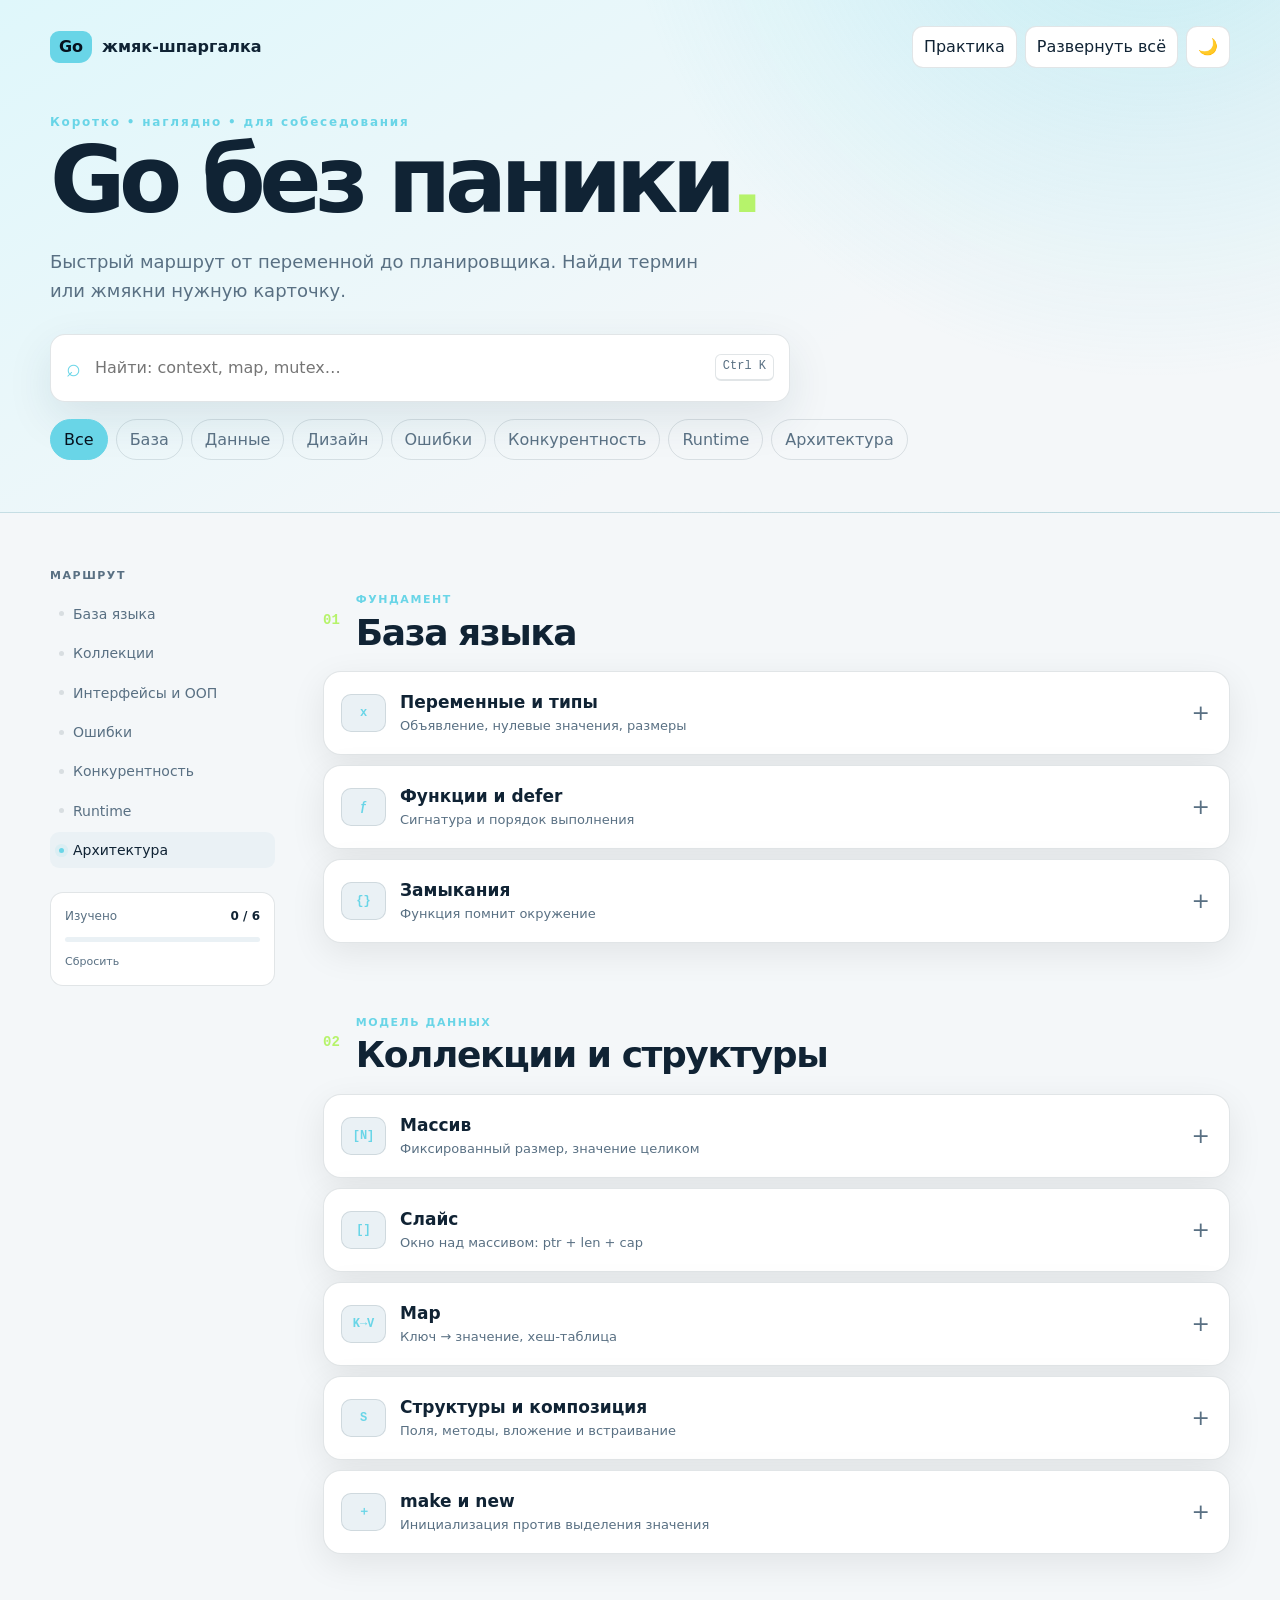
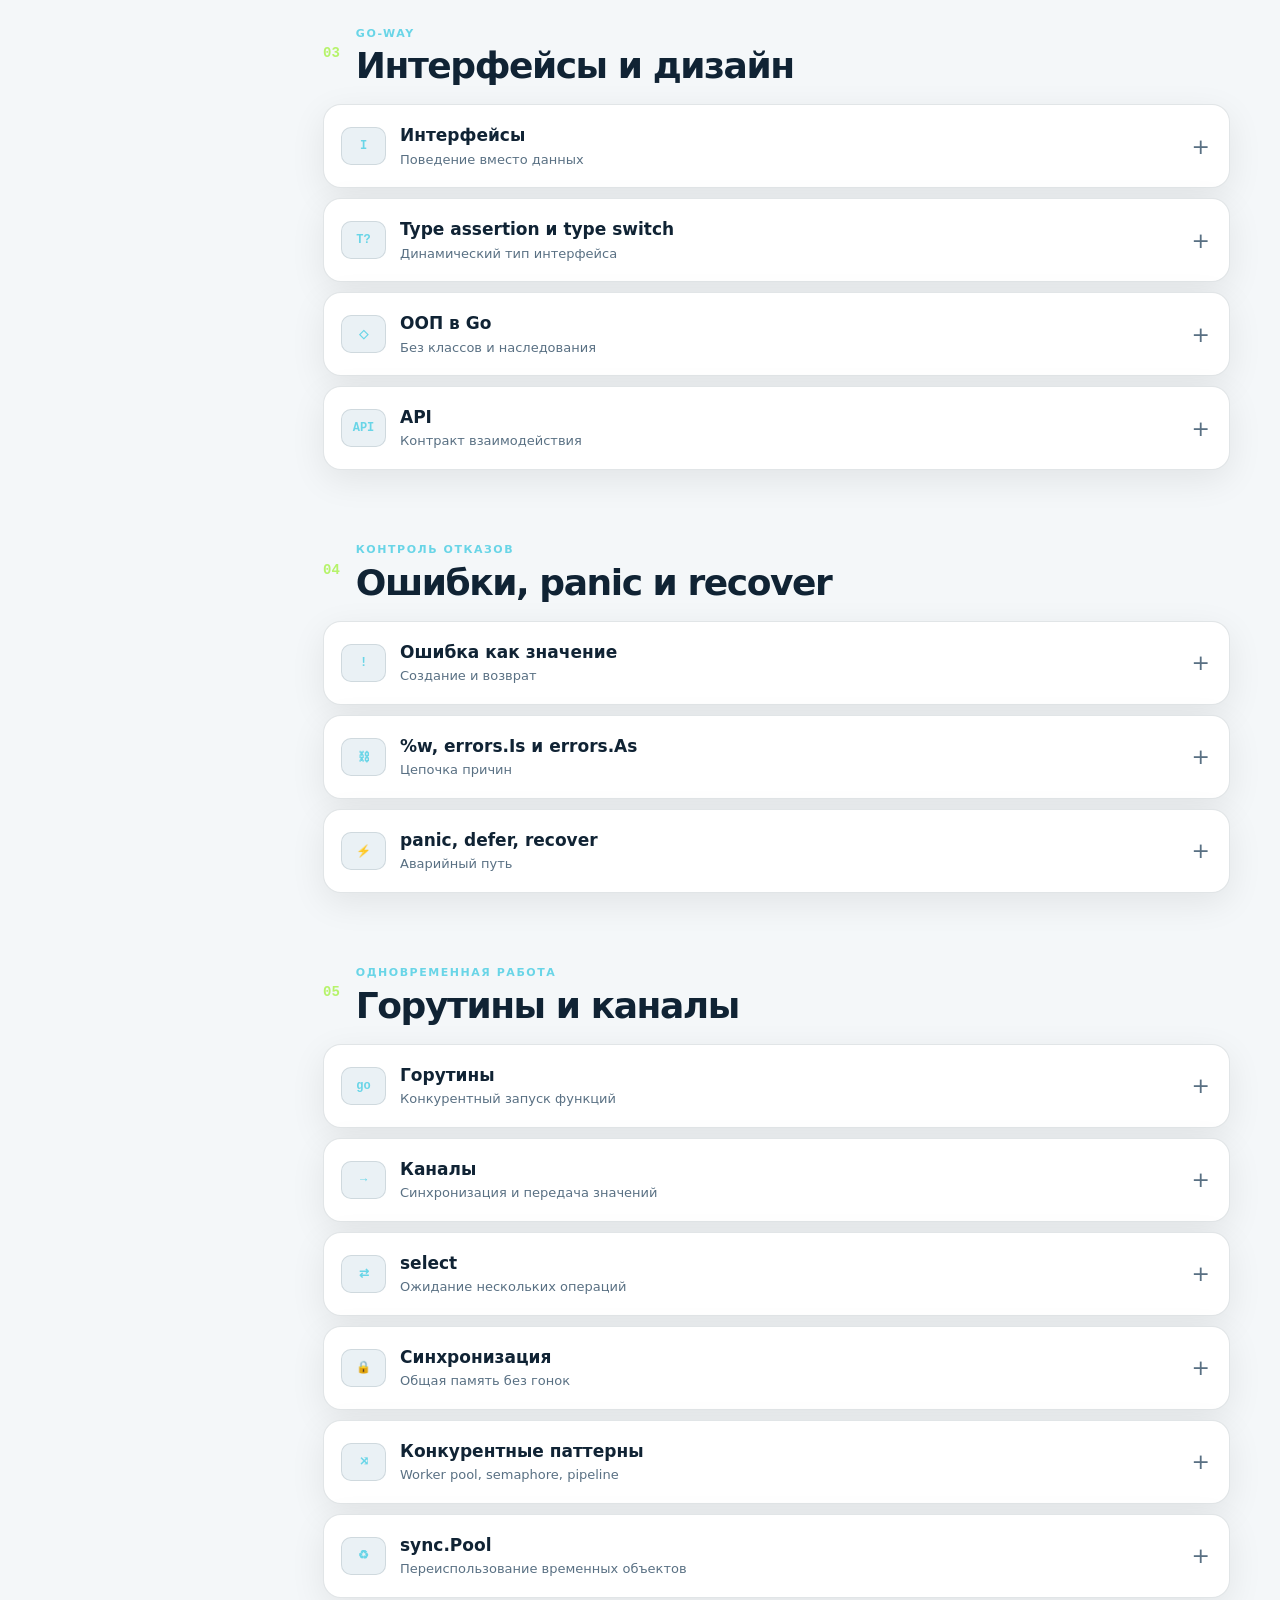
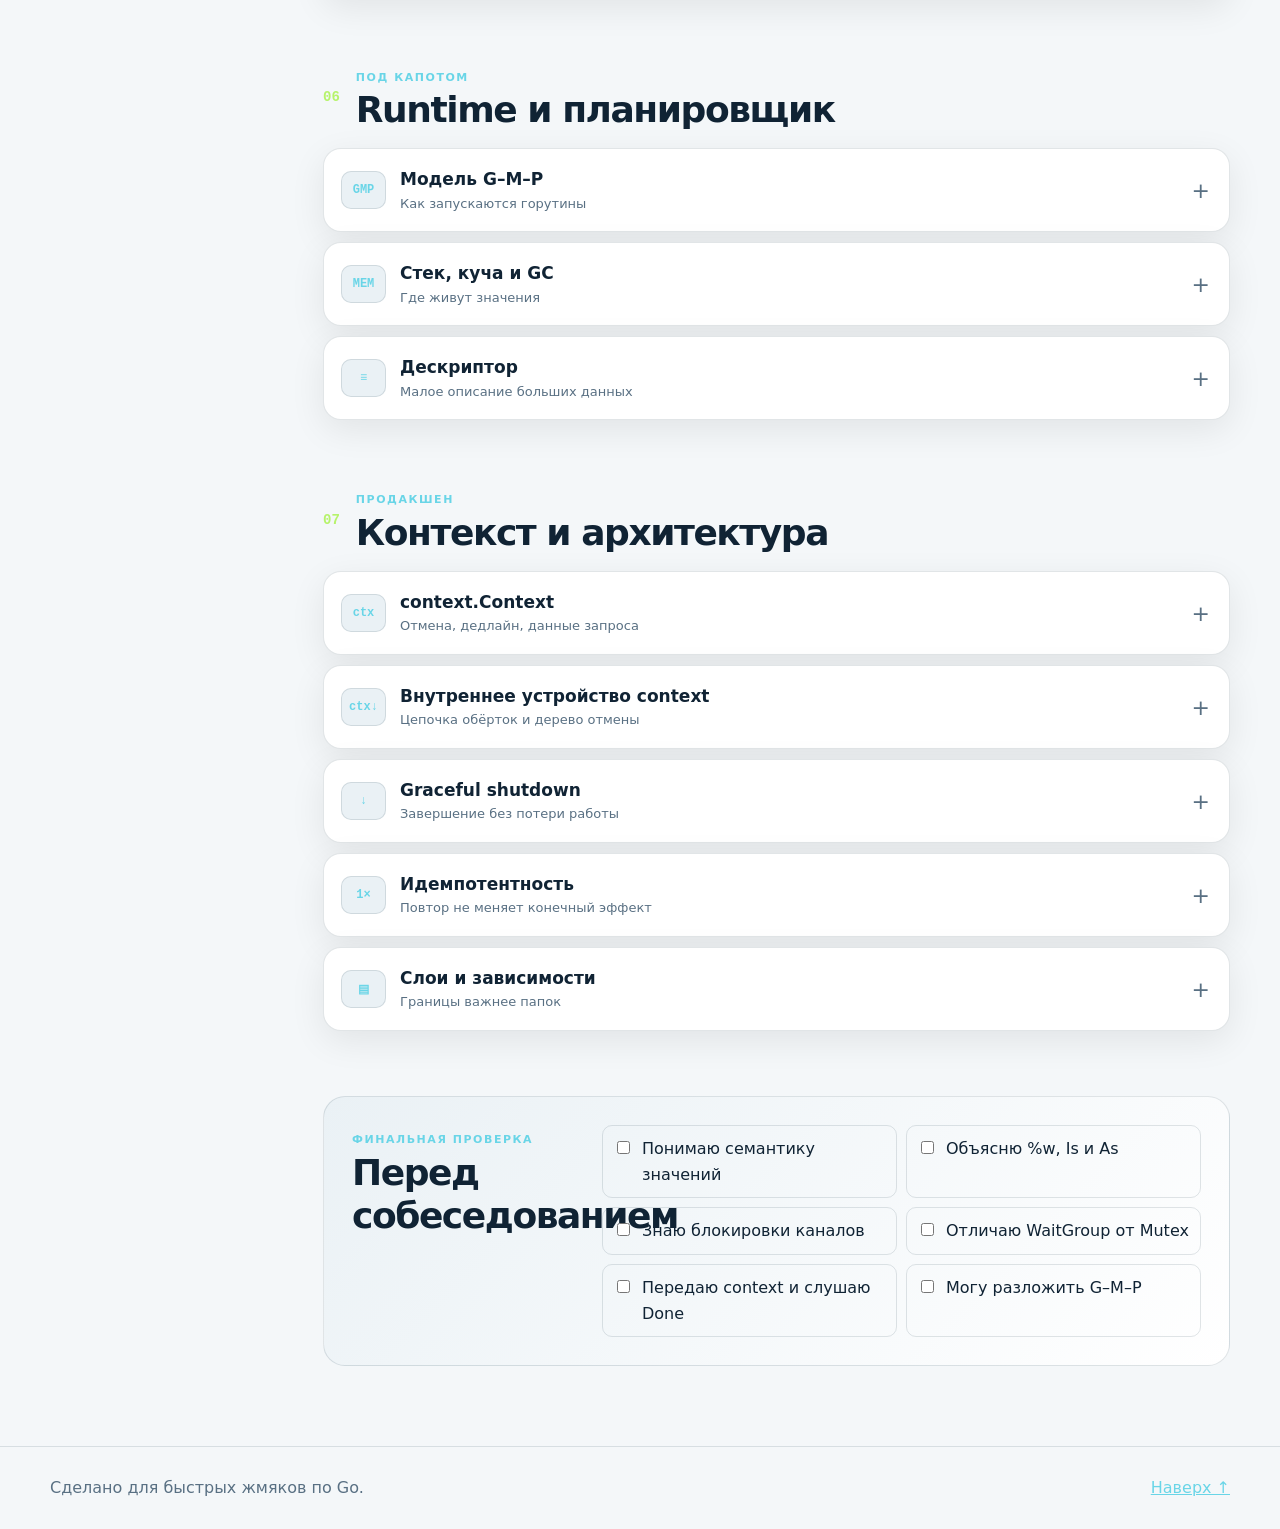
<file: docs/index.html>
<!doctype html>
<html lang="ru">
<head>
  <meta charset="utf-8">
  <meta name="viewport" content="width=device-width, initial-scale=1">
  <meta name="description" content="Интерактивная шпаргалка по Go: база, ошибки, конкурентность, runtime и архитектура.">
  <meta name="theme-color" content="#07101d">
  <title>Go: жмяк-шпаргалка</title>
  <link rel="stylesheet" href="styles.css">
  <script src="app.js" defer></script>
</head>
<body>
  <a class="skip" href="#content">К материалам</a>
  <header class="hero">
    <div class="shell">
      <nav class="top"><a class="logo" href="#"><b>Go</b> жмяк-шпаргалка</a><div><a class="tab-link" href="practice.html">Практика</a><button id="expandAll">Развернуть всё</button><button id="theme" aria-label="Сменить тему">☀️</button></div></nav>
      <p class="eyebrow">Коротко • наглядно • для собеседования</p>
      <h1>Go без паники<span>.</span></h1>
      <p class="lead">Быстрый маршрут от переменной до планировщика. Найди термин или жмякни нужную карточку.</p>
      <label class="search"><span>⌕</span><input id="search" type="search" placeholder="Найти: context, map, mutex…" autocomplete="off"><kbd>Ctrl K</kbd></label>
      <div class="filters" id="filters">
        <button class="active" data-filter="all">Все</button><button data-filter="base">База</button><button data-filter="data">Данные</button>
        <button data-filter="design">Дизайн</button><button data-filter="errors">Ошибки</button><button data-filter="concurrency">Конкурентность</button>
        <button data-filter="runtime">Runtime</button><button data-filter="architecture">Архитектура</button>
      </div>
    </div>
  </header>

  <div class="layout shell">
    <aside><div class="sticky"><small>МАРШРУТ</small><nav id="toc"></nav><div class="progress"><span>Изучено <b id="progressText"></b></span><i><em id="progressBar"></em></i><button id="reset">Сбросить</button></div></div></aside>
    <main id="content">
      <p id="result" class="result" aria-live="polite"></p>

      <section id="base" data-category="base" data-title="База языка">
        <header><b>01</b><div><small>ФУНДАМЕНТ</small><h2>База языка</h2></div></header>
        <div class="cards">
          <details id="variables" data-keywords="переменные var const types типы zero value byte rune string utf8">
            <summary><i>x</i><span><b>Переменные и типы</b><small>Объявление, нулевые значения, размеры</small></span></summary>
            <article>
<pre><code>var n int     // 0
name := "Go"  // только внутри функции
const max = 100</code></pre>
              <ul><li>Переменная — имя для значения определённого типа.</li><li>Числа, bool, массивы и структуры передаются копированием.</li><li><code>int</code> — 32/64 бита; <code>byte</code> = <code>uint8</code>; <code>rune</code> = <code>int32</code>.</li><li>UTF-8: латиница обычно 1 байт, кириллица обычно 2, кодовая точка — 1–4 байта.</li></ul>
              <p class="answer"><b>Собес:</b> Go статически типизирован, у переменной есть тип и нулевое значение.</p>
            </article>
          </details>
          <details id="functions" data-keywords="функции function signature сигнатура return defer variadic first class">
            <summary><i>ƒ</i><span><b>Функции и defer</b><small>Сигнатура и порядок выполнения</small></span></summary>
            <article>
<pre><code>func divide(a, b float64) (float64, error)
defer resource.Close() // вызов при выходе, LIFO</code></pre>
              <ul><li>Функции — значения: их можно передавать и возвращать.</li><li><code>defer</code> выполняется при return и раскрутке panic в обратном порядке.</li><li>Go передаёт всё по значению; копия иногда содержит ссылку на общие данные.</li></ul>
            </article>
          </details>
          <details id="closures" data-keywords="замыкание closure capture lexical for loop goroutine">
            <summary><i>{}</i><span><b>Замыкания</b><small>Функция помнит окружение</small></span></summary>
            <article>
<pre><code>func counter() func() int {
    n := 0
    return func() int { n++; return n }
}</code></pre>
              <p>Замыкание — функция вместе с захваченными переменными внешней области. Они живут, пока доступны замыканию.</p>
              <p class="note">С Go 1.22 переменные, объявленные в заголовке <code>for</code>, создаются для каждой итерации. Явная передача <code>i</code> аргументом всё равно остаётся ясной.</p>
            </article>
          </details>
        </div>
      </section>

      <section id="data" data-category="data" data-title="Коллекции">
        <header><b>02</b><div><small>МОДЕЛЬ ДАННЫХ</small><h2>Коллекции и структуры</h2></div></header>
        <div class="cards">
          <details id="array" data-keywords="array массив fixed length value copy comparable">
            <summary><i>[N]</i><span><b>Массив</b><small>Фиксированный размер, значение целиком</small></span></summary>
            <article><pre><code>a := [3]int{10, 20, 30}
b := a // все элементы скопированы</code></pre><ul><li>Длина входит в тип: <code>[3]int</code> и <code>[4]int</code> — разные типы.</li><li>Передача в функцию копирует массив; указатель <code>*[N]T</code> позволяет менять оригинал.</li></ul></article>
          </details>
          <details id="slice" data-keywords="slice слайс len cap append backing array descriptor make copy">
            <summary><i>[]</i><span><b>Слайс</b><small>Окно над массивом: ptr + len + cap</small></span></summary>
            <article><pre><code>s := make([]int, 2, 4)
s = append(s, 30)</code></pre><ul><li>Копия дескриптора обычно видит тот же backing array.</li><li><code>append</code> может выделить новый массив — результат всегда присваивают.</li><li>Независимая копия: <code>clone := append([]T(nil), s...)</code>.</li></ul></article>
          </details>
          <details id="map" data-keywords="map мапа hash key value make nil comma ok delete clear">
            <summary><i>K→V</i><span><b>Map</b><small>Ключ → значение, хеш-таблица</small></span></summary>
            <article><pre><code>m := make(map[string]int)
m["go"] = 1
v, ok := m["go"]
delete(m, "go")</code></pre><ul><li>Ключ должен быть сравнимым; slice и map ключами быть не могут.</li><li>Из nil map читать можно, записывать — panic: хранилище не создано.</li><li>Копии map обращаются к одной runtime-таблице. Конкурентные записи требуют синхронизации.</li></ul></article>
          </details>
          <details id="struct" data-keywords="struct структура fields methods tags embedding composition nested">
            <summary><i>S</i><span><b>Структуры и композиция</b><small>Поля, методы, вложение и встраивание</small></span></summary>
            <article><pre><code>type Service struct { repo Repository } // вложение
type Admin struct { User }               // встраивание</code></pre><ul><li>Вложенное поле: <code>s.repo.Save()</code>.</li><li>У встроенного типа методы продвигаются: <code>admin.Rename()</code>.</li><li>Встраивание — композиция, а не наследование.</li></ul></article>
          </details>
          <details id="make" data-keywords="make new allocation initialization slice map channel nil">
            <summary><i>＋</i><span><b>make и new</b><small>Инициализация против выделения значения</small></span></summary>
            <article><pre><code>p := new(int)             // *int → 0
s := make([]int, 0, 10)  // готовый slice
m := make(map[string]int) // готовая map
ch := make(chan int, 5)   // готовый channel</code></pre><p><code>new(T)</code> возвращает указатель на нулевое T. <code>make</code> применяется только к slice, map и channel и создаёт их внутреннюю структуру.</p></article>
          </details>
        </div>
      </section>

      <section id="design" data-category="design" data-title="Интерфейсы и ООП">
        <header><b>03</b><div><small>GO-WAY</small><h2>Интерфейсы и дизайн</h2></div></header>
        <div class="cards">
          <details id="interfaces" data-keywords="interface интерфейс implicit method set polymorphism abstraction nil">
            <summary><i>I</i><span><b>Интерфейсы</b><small>Поведение вместо данных</small></span></summary>
            <article><pre><code>type Writer interface {
    Write([]byte) (int, error)
}</code></pre><ul><li>Тип реализует интерфейс неявно, если имеет нужный набор методов.</li><li>Принимай интерфейс там, где нужна подмена; возвращай конкретный тип.</li><li>Интерфейс с typed nil внутри уже не равен nil.</li></ul></article>
          </details>
          <details id="type-checks" data-keywords="type assertion switch утверждение типа comma ok any">
            <summary><i>T?</i><span><b>Type assertion и type switch</b><small>Динамический тип интерфейса</small></span></summary>
            <article><pre><code>s, ok := v.(string)
switch x := v.(type) {
case string: fmt.Println(len(x))
case int:    fmt.Println(x * 2)
}</code></pre><p>Assertion проверяет один тип; type switch выбирает из нескольких. Assertion без <code>ok</code> паникует при несовпадении.</p></article>
          </details>
          <details id="oop" data-keywords="ооп oop encapsulation abstraction polymorphism composition">
            <summary><i>◇</i><span><b>ООП в Go</b><small>Без классов и наследования</small></span></summary>
            <article><ul><li><b>Инкапсуляция:</b> экспорт определяется регистром первой буквы.</li><li><b>Абстракция:</b> интерфейсы описывают требуемое поведение.</li><li><b>Полиморфизм:</b> разные типы реализуют один интерфейс.</li><li><b>Композиция:</b> структуры содержат или встраивают типы.</li></ul></article>
          </details>
          <details id="api" data-keywords="api package http endpoint contract json rest grpc">
            <summary><i>API</i><span><b>API</b><small>Контракт взаимодействия</small></span></summary>
            <article><p>API — правила взаимодействия компонентов. В Go это экспортируемые сущности пакета, интерфейс или сетевой HTTP/gRPC-контракт.</p><pre><code>GET /users/42 → 200 {"id":42}
POST /users   → 201 Created</code></pre><p>Хороший API стабилен, валидирует вход и скрывает детали реализации.</p></article>
          </details>
        </div>
      </section>

      <section id="errors" data-category="errors" data-title="Ошибки">
        <header><b>04</b><div><small>КОНТРОЛЬ ОТКАЗОВ</small><h2>Ошибки, panic и recover</h2></div></header>
        <div class="cards">
          <details id="error-value" data-keywords="error errors new fmt errorf sentinel custom return">
            <summary><i>!</i><span><b>Ошибка как значение</b><small>Создание и возврат</small></span></summary>
            <article><pre><code>var ErrNotFound = errors.New("not found")
if err != nil {
    return fmt.Errorf("load user %d: %w", id, err)
}</code></pre><p><code>error</code> — интерфейс с методом <code>Error() string</code>. Ожидаемые сбои возвращаются значением.</p></article>
          </details>
          <details id="error-chain" data-keywords="wrap обертка errors is as unwrap join percent w chain">
            <summary><i>⛓</i><span><b>%w, errors.Is и errors.As</b><small>Цепочка причин</small></span></summary>
            <article><pre><code>errors.Is(err, ErrNotFound) // конкретная причина
var pe *os.PathError
errors.As(err, &pe)         // ошибка нужного типа</code></pre><ul><li><code>%w</code> добавляет контекст, сохраняя причину.</li><li><code>Is</code> ищет значение/категорию; <code>As</code> — тип.</li><li><code>errors.Join</code> объединяет несколько причин.</li></ul></article>
          </details>
          <details id="panic" data-keywords="panic recover defer stack unwind авария">
            <summary><i>⚡</i><span><b>panic, defer, recover</b><small>Аварийный путь</small></span></summary>
            <article><pre><code>defer func() {
    if v := recover(); v != nil { log.Println(v) }
}()</code></pre><ul><li>Panic раскручивает стек и выполняет defer.</li><li>Recover работает только в отложенной функции той же горутины.</li><li>Для штатных ошибок используй <code>error</code>; recover обычно ставят на границе системы.</li></ul></article>
          </details>
        </div>
      </section>

      <section id="concurrency" data-category="concurrency" data-title="Конкурентность">
        <header><b>05</b><div><small>ОДНОВРЕМЕННАЯ РАБОТА</small><h2>Горутины и каналы</h2></div></header>
        <div class="cards">
          <details id="goroutines" data-keywords="goroutine горутина go waitgroup lifetime leak">
            <summary><i>go</i><span><b>Горутины</b><small>Конкурентный запуск функций</small></span></summary>
            <article><pre><code>var wg sync.WaitGroup
wg.Add(1)
go func() { defer wg.Done(); work() }()
wg.Wait()</code></pre><p>Горутина — лёгкая задача runtime. WaitGroup ждёт завершения группы, но не защищает данные и не передаёт ошибки.</p></article>
          </details>
          <details id="channels" data-keywords="channel канал buffered unbuffered send receive close range ownership">
            <summary><i>→</i><span><b>Каналы</b><small>Синхронизация и передача значений</small></span></summary>
            <article><pre><code>ch := make(chan int, 2)
ch &lt;- 42
v, ok := &lt;-ch
close(ch)</code></pre><ul><li>Небуферизованный канал синхронизирует пару; буфер разъединяет её до заполнения.</li><li>Закрывает обычно отправитель. Отправка после close — panic.</li><li>Закрытый пустой канал возвращает zero value и <code>ok=false</code>.</li></ul></article>
          </details>
          <details id="select" data-keywords="select channels timeout default cancellation multiplexing nil">
            <summary><i>⇄</i><span><b>select</b><small>Ожидание нескольких операций</small></span></summary>
            <article><pre><code>select {
case v := &lt;-data: use(v)
case &lt;-ctx.Done(): return ctx.Err()
case &lt;-time.After(time.Second): return ErrTimeout
}</code></pre><p>Select ждёт готовую операцию. При нескольких готовых выбирает одну псевдослучайно; <code>default</code> делает проверку неблокирующей.</p></article>
          </details>
          <details id="sync" data-keywords="mutex rwmutex waitgroup once cond atomic race synchronization">
            <summary><i>🔒</i><span><b>Синхронизация</b><small>Общая память без гонок</small></span></summary>
            <article><ul><li><code>Mutex</code> — один владелец; <code>RWMutex</code> — читатели или один писатель.</li><li><code>WaitGroup</code> — ожидание; <code>Once</code> — однократный запуск.</li><li><code>Cond</code> — ожидание условия; <code>atomic</code> — атомарное простое состояние.</li></ul><p class="note">Проверка: <code>go test -race ./...</code>.</p></article>
          </details>
          <details id="patterns" data-keywords="worker pool semaphore queue backpressure fan in fan out pipeline">
            <summary><i>⤨</i><span><b>Конкурентные паттерны</b><small>Worker pool, semaphore, pipeline</small></span></summary>
            <article><ul><li><b>Worker pool:</b> N воркеров читают общую очередь.</li><li><b>Semaphore:</b> лимит одновременно выполняемых операций.</li><li><b>Bounded queue:</b> лимит ожидания и backpressure/отказ.</li><li><b>Fan-out:</b> один поток → несколько обработчиков.</li><li><b>Fan-in:</b> несколько потоков → один канал.</li><li><b>Pipeline:</b> выход этапа → вход следующего.</li></ul><p class="answer"><b>Главное:</b> продумать отмену, ошибки, закрытие каналов и завершение горутин.</p></article>
          </details>
          <details id="sync-pool" data-keywords="sync pool reuse переиспользование temporary objects buffer get put new gc worker pool">
            <summary><i>♻</i><span><b>sync.Pool</b><small>Переиспользование временных объектов</small></span></summary>
            <article>
<pre><code>var buffers = sync.Pool{
    New: func() any { return new(bytes.Buffer) },
}

buf := buffers.Get().(*bytes.Buffer)
buf.Reset()
defer func() {
    buf.Reset()
    if buf.Cap() &lt; 64&lt;&lt;10 { buffers.Put(buf) }
}()</code></pre>
              <ul><li><code>Get</code> берёт произвольный объект или вызывает <code>New</code>; <code>Put</code> возвращает объект для возможного переиспользования.</li><li>Pool безопасен для конкурентного использования, но после начала работы его нельзя копировать.</li><li>Runtime может удалить элементы в любой момент: в Pool нельзя хранить обязательное состояние или ограниченный ресурс.</li><li>Это не worker pool: <code>sync.Pool</code> переиспользует объекты, worker pool — горутины и лимит выполнения.</li></ul>
              <p class="answer"><b>Применение:</b> временные буферы и объекты с высокой частотой создания. Всегда сбрасывай состояние перед повторным использованием.</p>
            </article>
          </details>
        </div>
      </section>

      <section id="runtime" data-category="runtime" data-title="Runtime">
        <header><b>06</b><div><small>ПОД КАПОТОМ</small><h2>Runtime и планировщик</h2></div></header>
        <div class="cards">
          <details id="gmp" data-keywords="gmp scheduler планировщик goroutine machine processor stealing netpoller preemption">
            <summary><i>GMP</i><span><b>Модель G–M–P</b><small>Как запускаются горутины</small></span></summary>
            <article><ul><li><b>G:</b> goroutine — функция, стек, состояние.</li><li><b>M:</b> machine — поток ОС.</li><li><b>P:</b> processor — ресурс runtime и локальная очередь G.</li></ul><p>M исполняет G, владея P. <code>GOMAXPROCS</code> задаёт число P. Планировщик использует локальные/глобальную очереди, work stealing, netpoller и вытеснение.</p></article>
          </details>
          <details id="memory" data-keywords="memory память stack heap escape analysis gc garbage collector">
            <summary><i>MEM</i><span><b>Стек, куча и GC</b><small>Где живут значения</small></span></summary>
            <article><p>Escape analysis решает размещение значения. Стек горутины растёт; значения с более долгим или общим временем жизни могут уйти в кучу. GC освобождает недостижимые объекты.</p><p class="note">Указатель не означает автоматическую кучу — решение принимает компилятор.</p></article>
          </details>
          <details id="descriptor" data-keywords="descriptor дескриптор slice string map channel interface header">
            <summary><i>≡</i><span><b>Дескриптор</b><small>Малое описание больших данных</small></span></summary>
            <article><p>Это не ключевое слово Go, а термин для небольшого значения, описывающего runtime-данные.</p><ul><li>Slice: указатель + len + cap.</li><li>String: указатель + длина.</li><li>Interface: динамический тип + значение.</li><li>Map/channel ссылаются на runtime-структуры.</li></ul><p>Копирование дескриптора не обязательно копирует данные за ним.</p></article>
          </details>
        </div>
      </section>

      <section id="architecture" data-category="architecture" data-title="Архитектура">
        <header><b>07</b><div><small>ПРОДАКШЕН</small><h2>Контекст и архитектура</h2></div></header>
        <div class="cards">
          <details id="context" data-keywords="context контекст cancellation timeout deadline value done err background todo withcancel">
            <summary><i>ctx</i><span><b>context.Context</b><small>Отмена, дедлайн, данные запроса</small></span></summary>
            <article><pre><code>func Load(ctx context.Context, id int) error
ctx, cancel := context.WithTimeout(parent, 2*time.Second)
defer cancel()</code></pre><ul><li>Передаётся первым параметром, не является глобальной переменной.</li><li>Отмена родителя отменяет потомков; обратно — нет.</li><li>Горутина сама слушает <code>ctx.Done()</code>: отмена кооперативная.</li><li><code>Value</code> — для метаданных запроса, не бизнес-параметров.</li></ul></article>
          </details>
          <details id="context-internals" data-keywords="context internals внутрянка cancelctx timerctx valuectx emptyctx children done atomic cause tree">
            <summary><i>ctx↓</i><span><b>Внутреннее устройство context</b><small>Цепочка обёрток и дерево отмены</small></span></summary>
            <article>
<pre><code>type Context interface {
    Deadline() (time.Time, bool)
    Done() &lt;-chan struct{}
    Err() error
    Value(key any) any
}</code></pre>
              <p>Интерфейс ничего не хранит сам. Функции <code>With…</code> создают связанные обёртки:</p>
<pre><code>backgroundCtx
  └─ valueCtx(key, value)
      └─ cancelCtx
          └─ timerCtx(deadline)</code></pre>
              <ul><li><code>emptyCtx</code> не отменяется: <code>Done() == nil</code>, дедлайна и значений нет.</li><li><code>valueCtx</code> хранит одну пару key/value; поиск идёт вверх по цепочке родителей.</li><li><code>cancelCtx</code> хранит ленивый канал <code>done</code>, ошибку, причину и множество отменяемых детей.</li><li><code>timerCtx</code> встраивает <code>cancelCtx</code> и добавляет таймер с дедлайном.</li></ul>
<pre><code>cancel()
  → записать Err и Cause
  → закрыть Done
  → отменить детей
  → удалить себя из родителя</code></pre>
              <p class="note"><code>cancel</code> не убивает и не ждёт горутины. Он закрывает канал-сигнал; работа должна сама выбрать <code>&lt;-ctx.Done()</code> и выйти.</p>
              <ul><li><code>Done</code> создаётся лениво при первом обращении.</li><li><code>WithTimeout(parent, d)</code> создаёт дедлайн около <code>time.Now().Add(d)</code>.</li><li>Родитель удерживает ребёнка, поэтому <code>CancelFunc</code> вызывают и при успешном раннем завершении.</li><li><code>WithoutCancel</code> сохраняет values, но убирает дедлайн, ошибку и распространение отмены.</li></ul>
              <p class="answer"><b>Собес:</b> context — неизменяемая цепочка значений и дерево отмены. Закрытие <code>Done</code> распространяется вниз, но остановка работы остаётся кооперативной.</p>
              <p><a href="https://go.dev/src/context/context.go" target="_blank" rel="noreferrer">Открыть актуальный исходник context.go ↗</a></p>
            </article>
          </details>
          <details id="graceful" data-keywords="graceful shutdown signal notifycontext server wait cleanup">
            <summary><i>↓</i><span><b>Graceful shutdown</b><small>Завершение без потери работы</small></span></summary>
            <article><ol><li>Поймать SIGINT/SIGTERM через <code>signal.NotifyContext</code>.</li><li>Прекратить приём новых запросов.</li><li>Отменить фоновые задачи.</li><li>Дождаться активных работ с тайм-аутом.</li><li>Закрыть ресурсы.</li></ol><p class="note">У shutdown должен быть конечный дедлайн.</p></article>
          </details>
          <details id="idempotency" data-keywords="idempotency идемпотентность retry duplicate key transaction payment">
            <summary><i>1×</i><span><b>Идемпотентность</b><small>Повтор не меняет конечный эффект</small></span></summary>
            <article><p>Повтор операции с теми же входными данными даёт тот же конечный эффект, что один вызов.</p><ul><li>Для повторяемого POST используй idempotency key.</li><li>Сохраняй ключ и результат атомарно с операцией.</li><li>Учитывай конкурентные дубликаты и срок жизни ключа.</li></ul></article>
          </details>
          <details id="layers" data-keywords="architecture архитектура layers clean hexagonal dependency injection repository service handler algorithm">
            <summary><i>▤</i><span><b>Слои и зависимости</b><small>Границы важнее папок</small></span></summary>
            <article><pre><code>HTTP handler → Service → Repository → DB
                 ↑
          бизнес-правила</code></pre><ul><li>Handler адаптирует транспорт; service ведёт сценарий; repository скрывает хранение.</li><li>Зависимости передаются явно, интерфейс обычно объявляет потребитель.</li><li>Алгоритм — шаги решения; реализация — конкретный код и технологии.</li></ul></article>
          </details>
        </div>
      </section>

      <section class="checklist" id="checklist">
        <div><small>ФИНАЛЬНАЯ ПРОВЕРКА</small><h2>Перед собеседованием</h2></div>
        <div>
          <label><input type="checkbox" data-progress="values">Понимаю семантику значений</label>
          <label><input type="checkbox" data-progress="errors">Объясню %w, Is и As</label>
          <label><input type="checkbox" data-progress="channels">Знаю блокировки каналов</label>
          <label><input type="checkbox" data-progress="sync">Отличаю WaitGroup от Mutex</label>
          <label><input type="checkbox" data-progress="context">Передаю context и слушаю Done</label>
          <label><input type="checkbox" data-progress="gmp">Могу разложить G–M–P</label>
        </div>
      </section>
      <p id="empty" class="empty" hidden>Ничего не найдено. Попробуй более короткий запрос.</p>
    </main>
  </div>
  <footer><div class="shell"><span>Сделано для быстрых жмяков по Go.</span><a href="#">Наверх ↑</a></div></footer>
</body>
</html>
</file>
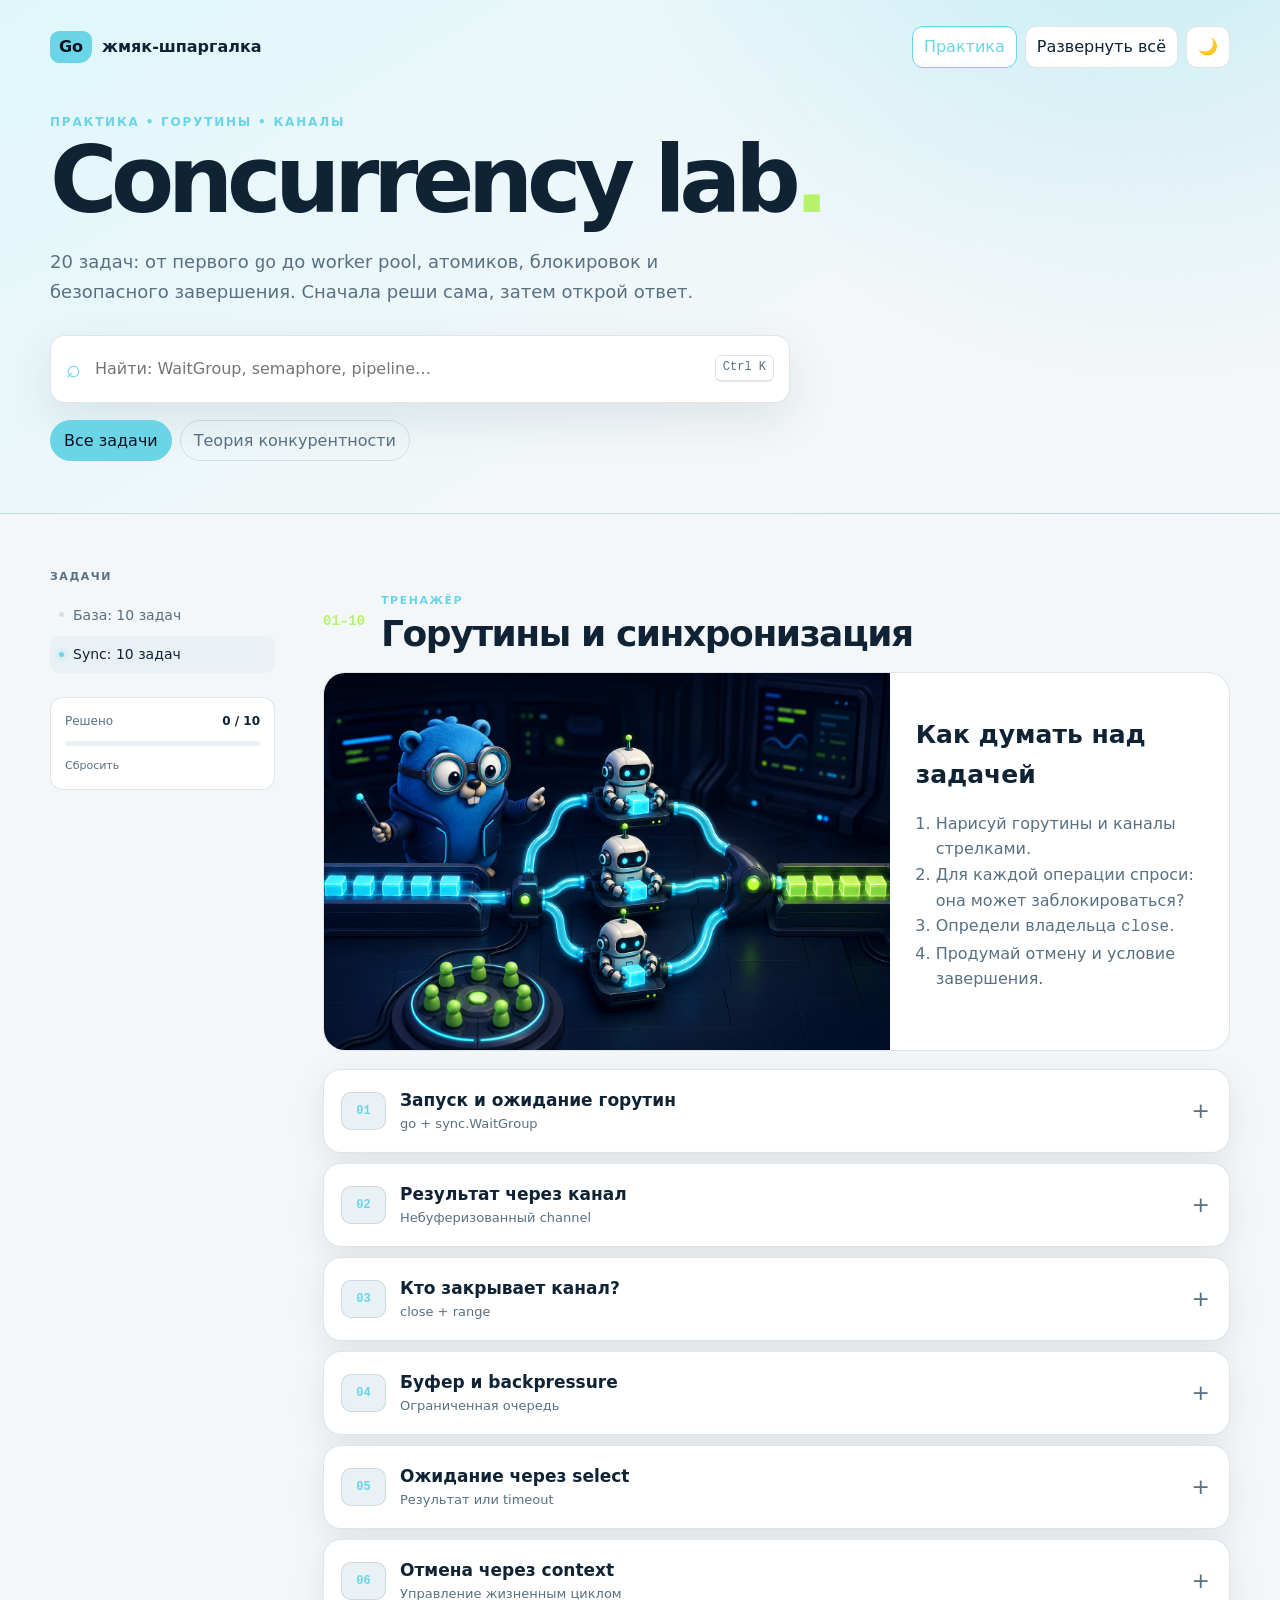
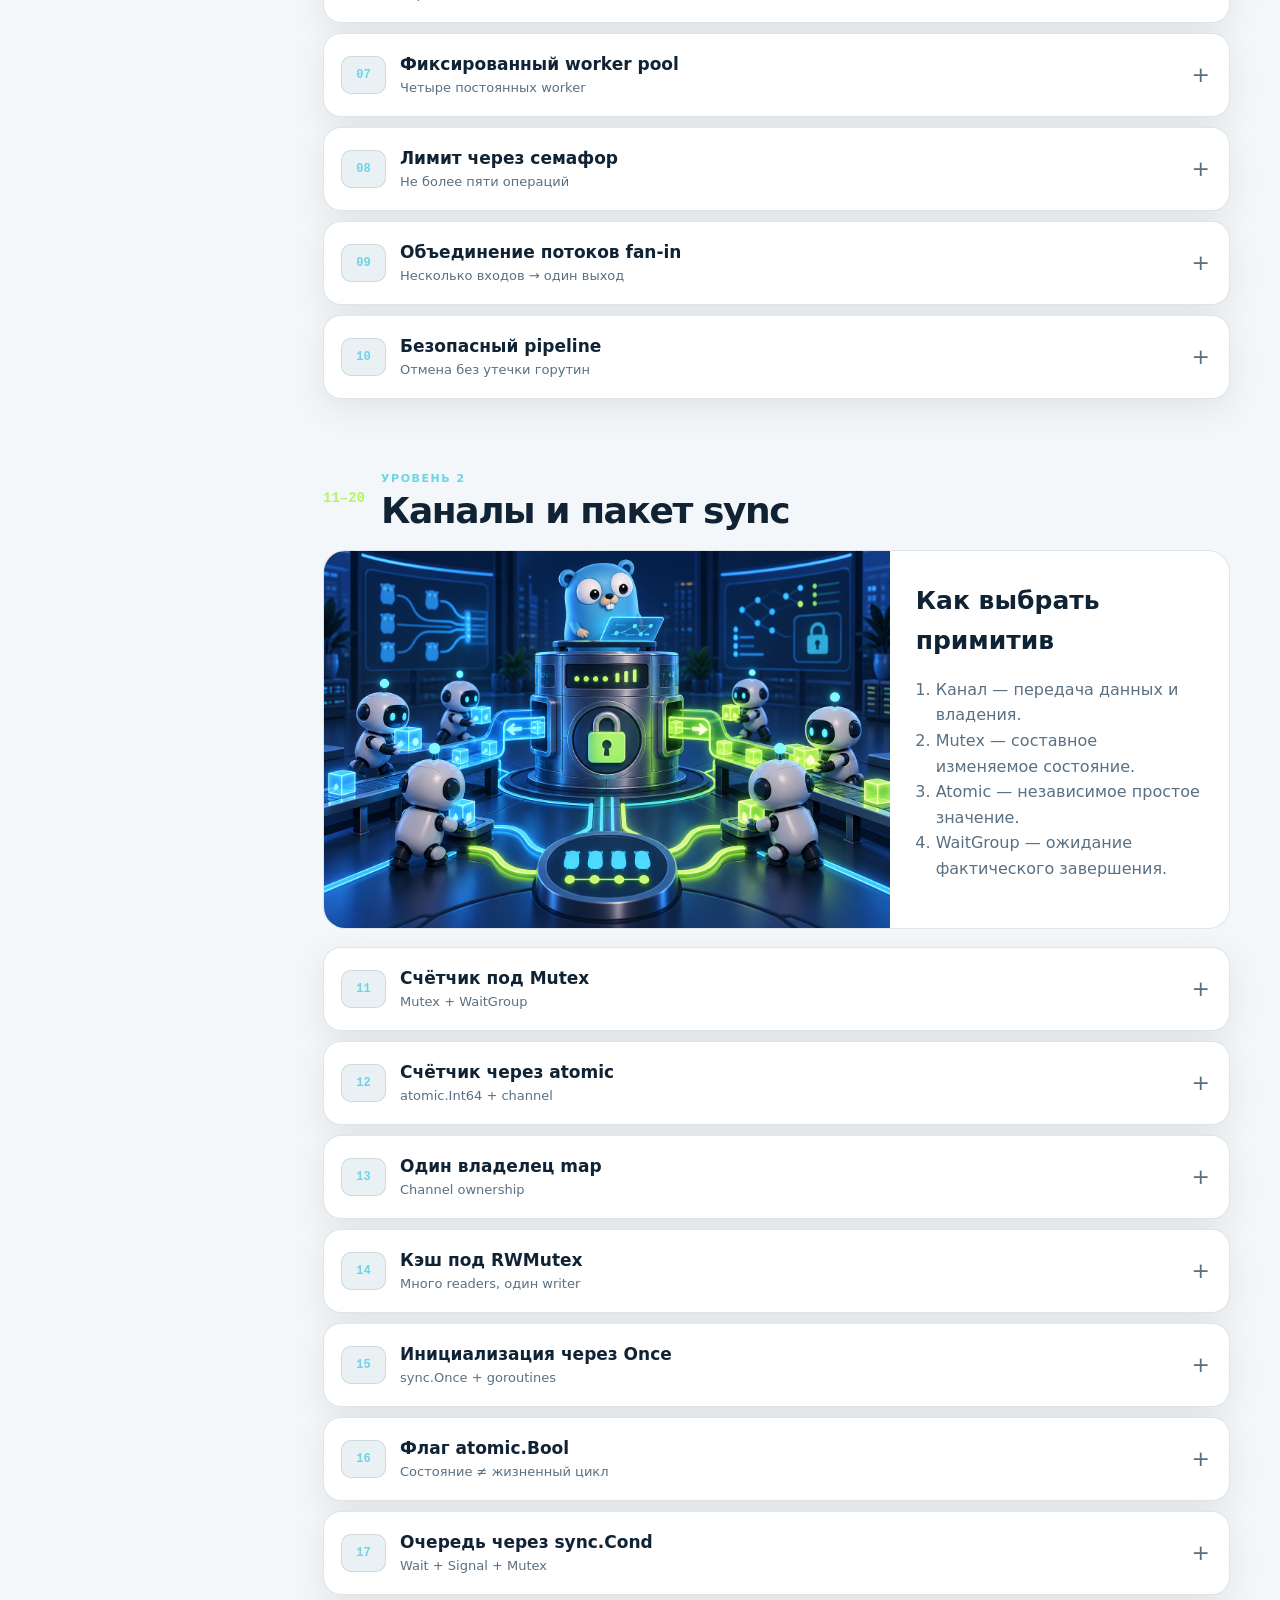
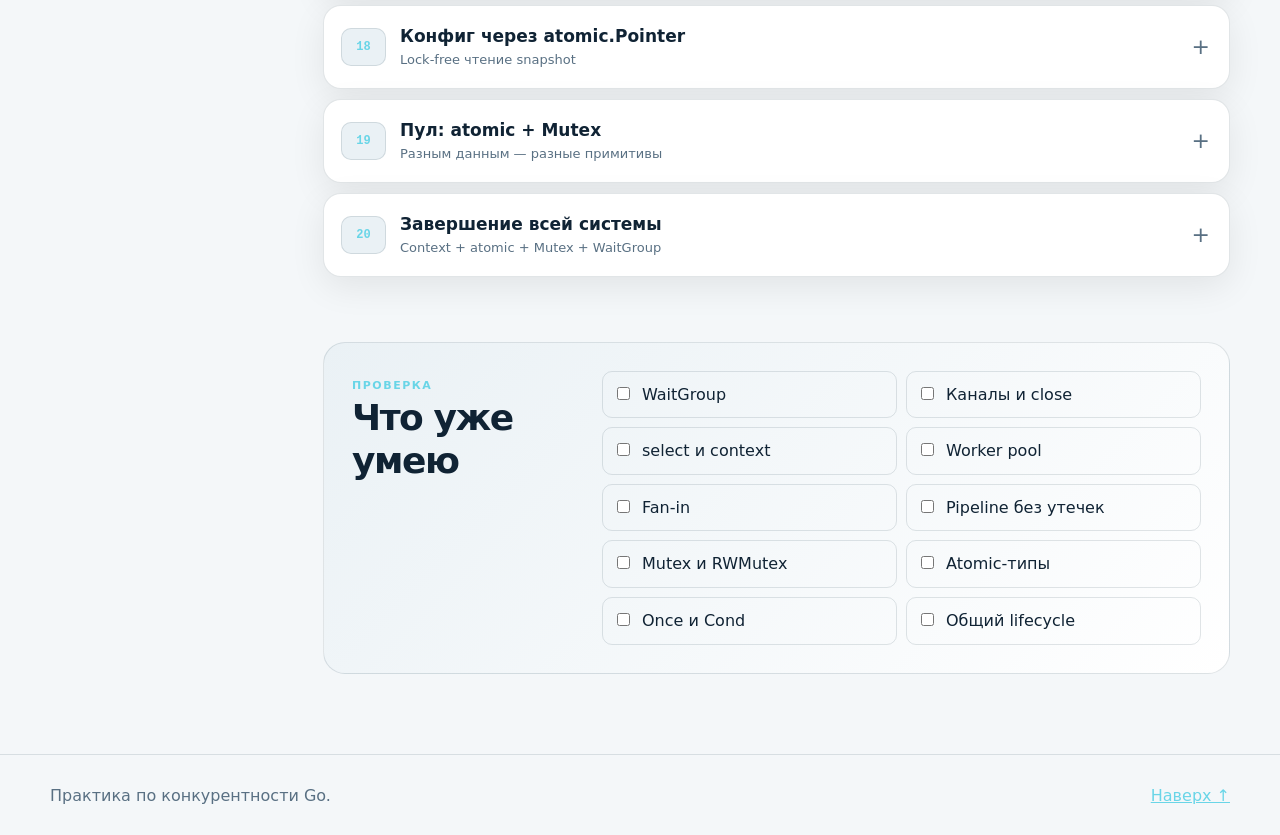
<file: docs/practice.html>
<!doctype html>
<html lang="ru">
<head>
  <meta charset="utf-8">
  <meta name="viewport" content="width=device-width, initial-scale=1">
  <meta name="description" content="Практические задачи по горутинам, каналам и конкурентности в Go с решениями.">
  <meta name="theme-color" content="#07101d">
  <title>Go: тренажёр по конкурентности</title>
  <link rel="stylesheet" href="styles.css">
  <script src="app.js" defer></script>
</head>
<body data-page="practice">
  <a class="skip" href="#content">К задачам</a>
  <header class="hero practice-page-hero">
    <div class="shell">
      <nav class="top"><a class="logo" href="index.html"><b>Go</b> жмяк-шпаргалка</a><div><a class="tab-link active" href="practice.html">Практика</a><button id="expandAll">Развернуть всё</button><button id="theme" aria-label="Сменить тему">☀️</button></div></nav>
      <p class="eyebrow">ПРАКТИКА • ГОРУТИНЫ • КАНАЛЫ</p>
      <h1>Concurrency lab<span>.</span></h1>
      <p class="lead">20 задач: от первого <code>go</code> до worker pool, атомиков, блокировок и безопасного завершения. Сначала реши сама, затем открой ответ.</p>
      <label class="search"><span>⌕</span><input id="search" type="search" placeholder="Найти: WaitGroup, semaphore, pipeline…" autocomplete="off"><kbd>Ctrl K</kbd></label>
      <div class="filters" id="filters"><button class="active" data-filter="all">Все задачи</button><a class="filter-link" href="index.html#concurrency">Теория конкурентности</a></div>
    </div>
  </header>
  <div class="layout shell">
    <aside><div class="sticky"><small>ЗАДАЧИ</small><nav id="toc"></nav><div class="progress"><span>Решено <b id="progressText"></b></span><i><em id="progressBar"></em></i><button id="reset">Сбросить</button></div></div></aside>
    <main id="content">
      <p id="result" class="result" aria-live="polite"></p>
      <section id="concurrency-practice" data-category="practice" data-title="База: 10 задач">
        <header><b>01–10</b><div><small>ТРЕНАЖЁР</small><h2>Горутины и синхронизация</h2></div></header>
        <div class="practice-intro">
          <img src="assets/concurrency-lab.png" alt="Задания распределяются между воркерами и объединяются в поток результатов">
          <div><h3>Как думать над задачей</h3><ol><li>Нарисуй горутины и каналы стрелками.</li><li>Для каждой операции спроси: она может заблокироваться?</li><li>Определи владельца <code>close</code>.</li><li>Продумай отмену и условие завершения.</li></ol></div>
        </div>
        <div class="cards practice-cards">
          <details id="task-01" data-keywords="горутина waitgroup add done wait запуск ожидание">
            <summary><i>01</i><span><b>Запуск и ожидание горутин</b><small>go + sync.WaitGroup</small></span></summary>
            <article><p class="task-label">Условие</p><p>Запусти три вызова <code>work</code> конкурентно и дождись каждого. Порядок вывода не фиксирован.</p>
<pre><code>func work(id int) { fmt.Println("worker", id) }

func main() {
    // work(1), work(2), work(3) конкурентно
}</code></pre>
              <ul><li><code>Add</code> должен выполняться до запуска горутины.</li><li>Каждый worker обязан сообщить о завершении.</li></ul>
              <button class="solution-toggle" aria-expanded="false">Показать решение</button><div class="practice-solution" hidden><p class="task-label">Решение</p>
<pre><code>var wg sync.WaitGroup
for i := 1; i &lt;= 3; i++ {
    wg.Add(1)
    go func(id int) {
        defer wg.Done()
        work(id)
    }(i)
}
wg.Wait()</code></pre><p><b>Почему:</b> <code>Wait</code> блокирует <code>main</code>, пока счётчик не станет нулём. WaitGroup ждёт выполнение, но не защищает общие данные.</p></div>
            </article>
          </details>
          <details id="task-02" data-keywords="канал channel send receive square результат небуферизованный">
            <summary><i>02</i><span><b>Результат через канал</b><small>Небуферизованный channel</small></span></summary>
            <article><p class="task-label">Условие</p><p>Вычисли квадрат числа в горутине и передай результат в <code>main</code> через канал.</p>
<pre><code>func square(n int, out chan&lt;- int) {
    // отправь n * n
}</code></pre>
              <button class="solution-toggle" aria-expanded="false">Показать решение</button><div class="practice-solution" hidden><p class="task-label">Решение</p>
<pre><code>func square(n int, out chan&lt;- int) { out &lt;- n * n }

result := make(chan int)
go square(7, result)
fmt.Println(&lt;-result) // 49</code></pre><p><b>Почему:</b> send и receive на небуферизованном канале встречаются и синхронизируют две горутины. Для одного чтения закрывать канал необязательно.</p></div>
            </article>
          </details>
          <details id="task-03" data-keywords="close range channel producer consumer закрытие канал владелец">
            <summary><i>03</i><span><b>Кто закрывает канал?</b><small>close + range</small></span></summary>
            <article><p class="task-label">Условие</p><p>Producer отправляет числа 1…5. Consumer читает их через <code>range</code> и должен завершиться.</p>
<pre><code>func produce(out chan&lt;- int) {
    for i := 1; i &lt;= 5; i++ { out &lt;- i }
    // чего не хватает?
}</code></pre>
              <button class="solution-toggle" aria-expanded="false">Показать решение</button><div class="practice-solution" hidden><p class="task-label">Решение</p>
<pre><code>func produce(out chan&lt;- int) {
    defer close(out)
    for i := 1; i &lt;= 5; i++ { out &lt;- i }
}

ch := make(chan int)
go produce(ch)
for v := range ch { fmt.Println(v) }</code></pre><p><b>Почему:</b> канал закрывает отправитель — именно он знает, что новых значений не будет. <code>range</code> дочитает буфер и завершится.</p></div>
            </article>
          </details>
          <details id="task-04" data-keywords="buffer buffered backpressure очередь канал capacity буфер">
            <summary><i>04</i><span><b>Буфер и backpressure</b><small>Ограниченная очередь</small></span></summary>
            <article><p class="task-label">Условие</p><p>Создай очередь максимум на три задания. Если consumer отстаёт, producer должен ждать.</p>
<pre><code>type Job struct{ ID int }
jobs := make(chan Job, /* размер */)</code></pre>
              <button class="solution-toggle" aria-expanded="false">Показать решение</button><div class="practice-solution" hidden><p class="task-label">Решение</p>
<pre><code>jobs := make(chan Job, 3)
go func() {
    defer close(jobs)
    for i := 1; i &lt;= 10; i++ {
        jobs &lt;- Job{ID: i}
    }
}()
for job := range jobs { handle(job) }</code></pre><p><b>Почему:</b> пока в буфере есть место, producer идёт дальше. Когда три места заняты, следующий send ждёт consumer — это естественное обратное давление.</p></div>
            </article>
          </details>
          <details id="task-05" data-keywords="select timeout timer newtimer default ожидание таймаут">
            <summary><i>05</i><span><b>Ожидание через select</b><small>Результат или timeout</small></span></summary>
            <article><p class="task-label">Условие</p><p>Получи результат, но не жди дольше 500 мс. Таймер должен корректно освобождаться.</p>
<pre><code>func wait(result &lt;-chan string) {
    // result или timeout
}</code></pre>
              <button class="solution-toggle" aria-expanded="false">Показать решение</button><div class="practice-solution" hidden><p class="task-label">Решение</p>
<pre><code>func wait(result &lt;-chan string) {
    timer := time.NewTimer(500 * time.Millisecond)
    defer timer.Stop()
    select {
    case v := &lt;-result:
        fmt.Println(v)
    case &lt;-timer.C:
        fmt.Println("timeout")
    }
}</code></pre><p><b>Почему:</b> <code>select</code> ждёт готовый case. <code>default</code> здесь не нужен: в цикле он создал бы активное ожидание и нагрузку на CPU.</p></div>
            </article>
          </details>
          <details id="task-06" data-keywords="context cancel done cancellation worker закрытие jobs ok">
            <summary><i>06</i><span><b>Отмена через context</b><small>Управление жизненным циклом</small></span></summary>
            <article><p class="task-label">Условие</p><p>Worker обрабатывает задания, пока не отменён context или не закрыт входной канал.</p>
<pre><code>func worker(ctx context.Context, jobs &lt;-chan Job) {
    for { /* жди ctx.Done() или jobs */ }
}</code></pre>
              <button class="solution-toggle" aria-expanded="false">Показать решение</button><div class="practice-solution" hidden><p class="task-label">Решение</p>
<pre><code>func worker(ctx context.Context, jobs &lt;-chan Job) {
    for {
        select {
        case &lt;-ctx.Done():
            return
        case job, ok := &lt;-jobs:
            if !ok { return }
            handle(job)
        }
    }
}</code></pre><p><b>Почему:</b> <code>ctx.Done()</code> закрывается при отмене. Проверка <code>ok</code> не даёт бесконечно читать zero value из закрытого канала.</p></div>
            </article>
          </details>
          <details id="task-07" data-keywords="worker pool пул воркеров waitgroup jobs results close">
            <summary><i>07</i><span><b>Фиксированный worker pool</b><small>Четыре постоянных worker</small></span></summary>
            <article><p class="task-label">Условие</p><p>Обработай 100 задач максимум четырьмя workers и собери результаты. <code>results</code> закрой только после завершения всех отправителей.</p>
<pre><code>func worker(jobs &lt;-chan Job, results chan&lt;- Result) {
    for job := range jobs { results &lt;- process(job) }
}</code></pre>
              <button class="solution-toggle" aria-expanded="false">Показать решение</button><div class="practice-solution" hidden><p class="task-label">Решение</p>
<pre><code>jobs := make(chan Job)
results := make(chan Result)
var wg sync.WaitGroup
for i := 0; i &lt; 4; i++ {
    wg.Add(1)
    go func() {
        defer wg.Done()
        worker(jobs, results)
    }()
}
go func() { wg.Wait(); close(results) }()
go func() { defer close(jobs); sendJobs(jobs) }()
for r := range results { save(r) }</code></pre><p><b>Почему:</b> четыре workers задают лимит активной обработки. Отдельная closer-горутина ждёт всех отправителей, пока <code>main</code> одновременно читает результаты.</p></div>
            </article>
          </details>
          <details id="task-08" data-keywords="semaphore семафор лимит параллелизм chan struct waitgroup fetch">
            <summary><i>08</i><span><b>Лимит через семафор</b><small>Не более пяти операций</small></span></summary>
            <article><p class="task-label">Условие</p><p>Для каждого URL запусти горутину, но разреши одновременно выполнять максимум пять запросов.</p>
<pre><code>func fetchAll(urls []string) {
    sem := make(chan struct{}, /* лимит */)
}</code></pre>
              <button class="solution-toggle" aria-expanded="false">Показать решение</button><div class="practice-solution" hidden><p class="task-label">Решение</p>
<pre><code>func fetchAll(urls []string) {
    sem := make(chan struct{}, 5)
    var wg sync.WaitGroup
    for _, url := range urls {
        wg.Add(1)
        go func(u string) {
            defer wg.Done()
            sem &lt;- struct{}{}
            defer func() { &lt;-sem }()
            fetch(u)
        }(url)
    }
    wg.Wait()
}</code></pre><p><b>Почему:</b> шестая горутина ждёт свободный слот. В отличие от worker pool, горутин может быть много, но одновременно выполняется не больше пяти запросов.</p></div>
            </article>
          </details>
          <details id="task-09" data-keywords="fan-in fan in merge объединение потоков channels waitgroup copier">
            <summary><i>09</i><span><b>Объединение потоков fan-in</b><small>Несколько входов → один выход</small></span></summary>
            <article><p class="task-label">Условие</p><p>Объедини произвольное число входных каналов в один. Закрой выход после исчерпания всех входов.</p>
<pre><code>func merge(inputs ...&lt;-chan int) &lt;-chan int {
    out := make(chan int)
    // copier для каждого input
    return out
}</code></pre>
              <button class="solution-toggle" aria-expanded="false">Показать решение</button><div class="practice-solution" hidden><p class="task-label">Решение</p>
<pre><code>func merge(inputs ...&lt;-chan int) &lt;-chan int {
    out := make(chan int)
    var wg sync.WaitGroup
    wg.Add(len(inputs))
    for _, in := range inputs {
        go func(ch &lt;-chan int) {
            defer wg.Done()
            for v := range ch { out &lt;- v }
        }(in)
    }
    go func() { wg.Wait(); close(out) }()
    return out
}</code></pre><p><b>Почему:</b> отдельный copier читает каждый источник. Порядок между источниками не гарантирован, а выход закрывается ровно после последнего copier.</p></div>
            </article>
          </details>
          <details id="task-10" data-keywords="pipeline конвейер context cancel leak утечка send receive square">
            <summary><i>10</i><span><b>Безопасный pipeline</b><small>Отмена без утечки горутин</small></span></summary>
            <article><p class="task-label">Условие</p><p>Построй стадию <code>square</code>. Если sink прекратил чтение, context должен разблокировать и чтение, и отправку результата.</p>
<pre><code>func square(ctx context.Context, in &lt;-chan int) &lt;-chan int {
    out := make(chan int)
    // стадия pipeline
    return out
}</code></pre>
              <button class="solution-toggle" aria-expanded="false">Показать решение</button><div class="practice-solution" hidden><p class="task-label">Решение</p>
<pre><code>func square(ctx context.Context, in &lt;-chan int) &lt;-chan int {
    out := make(chan int)
    go func() {
        defer close(out)
        for {
            select {
            case &lt;-ctx.Done():
                return
            case v, ok := &lt;-in:
                if !ok { return }
                select {
                case out &lt;- v * v:
                case &lt;-ctx.Done(): return
                }
            }
        }
    }()
    return out
}</code></pre><p><b>Почему:</b> проверять отмену нужно и вокруг потенциально блокирующего send. Стадия владеет своим <code>out</code> и закрывает его при завершении.</p></div>
            </article>
          </details>
        </div>
      </section>
      <section id="sync-practice" data-category="practice" data-title="Sync: 10 задач">
        <header><b>11–20</b><div><small>УРОВЕНЬ 2</small><h2>Каналы и пакет sync</h2></div></header>
        <div class="practice-intro">
          <img src="assets/sync-lab.png" alt="Горутины синхронно работают с защищённым общим состоянием">
          <div><h3>Как выбрать примитив</h3><ol><li>Канал — передача данных и владения.</li><li>Mutex — составное изменяемое состояние.</li><li>Atomic — независимое простое значение.</li><li>WaitGroup — ожидание фактического завершения.</li></ol></div>
        </div>
        <div class="cards practice-cards">
          <details id="task-11" data-keywords="mutex waitgroup counter race счётчик блокировка">
            <summary><i>11</i><span><b>Счётчик под Mutex</b><small>Mutex + WaitGroup</small></span></summary>
            <article><p class="task-label">Условие</p><p>100 горутин увеличивают общий счётчик по 1000 раз. Получи строго 100000 без data race.</p>
<pre><code>var counter int
// 100 goroutine: counter++</code></pre>
              <button class="solution-toggle" aria-expanded="false">Показать решение</button><div class="practice-solution" hidden><p class="task-label">Решение</p>
<pre><code>var counter int
var mu sync.Mutex
var wg sync.WaitGroup
for i := 0; i &lt; 100; i++ {
    wg.Add(1)
    go func() {
        defer wg.Done()
        for j := 0; j &lt; 1000; j++ {
            mu.Lock(); counter++; mu.Unlock()
        }
    }()
}
wg.Wait()
fmt.Println(counter)</code></pre><p><b>Почему:</b> Mutex делает изменение взаимоисключающим, а WaitGroup гарантирует чтение после всех записей. Это разные задачи синхронизации.</p></div></article>
          </details>
          <details id="task-12" data-keywords="atomic int64 channel worker counter счётчик waitgroup">
            <summary><i>12</i><span><b>Счётчик через atomic</b><small>atomic.Int64 + channel</small></span></summary>
            <article><p class="task-label">Условие</p><p>Workers читают <code>jobs</code>. Посчитай число обработанных заданий без Mutex и дождись всех workers.</p>
<pre><code>var processed atomic.Int64
jobs := make(chan Job)</code></pre>
              <button class="solution-toggle" aria-expanded="false">Показать решение</button><div class="practice-solution" hidden><p class="task-label">Решение</p>
<pre><code>var wg sync.WaitGroup
for i := 0; i &lt; 4; i++ {
    wg.Add(1)
    go func() {
        defer wg.Done()
        for job := range jobs {
            handle(job)
            processed.Add(1)
        }
    }()
}
sendJobs(jobs); close(jobs)
wg.Wait()
fmt.Println(processed.Load())</code></pre><p><b>Почему:</b> <code>Add</code> — атомарный read-modify-write. Atomic подходит для независимого числа, но не для нескольких связанных полей.</p></div></article>
          </details>
          <details id="task-13" data-keywords="map channel ownership aggregator waitgroup владелец состояния">
            <summary><i>13</i><span><b>Один владелец map</b><small>Channel ownership</small></span></summary>
            <article><p class="task-label">Условие</p><p>Несколько producers создают события. Одна goroutine должна собрать частоты в map без Mutex.</p>
<pre><code>events := make(chan string)
// producers → aggregator → result</code></pre>
              <button class="solution-toggle" aria-expanded="false">Показать решение</button><div class="practice-solution" hidden><p class="task-label">Решение</p>
<pre><code>result := make(chan map[string]int, 1)
go func() {
    counts := make(map[string]int)
    for e := range events { counts[e]++ }
    result &lt;- counts
}()
for _, src := range sources {
    wg.Add(1)
    go func(s Source) {
        defer wg.Done(); s.Send(events)
    }(src)
}
go func() { wg.Wait(); close(events) }()
counts := &lt;-result</code></pre><p><b>Почему:</b> map принадлежит только aggregator. WaitGroup определяет момент закрытия общего канала событий.</p></div></article>
          </details>
          <details id="task-14" data-keywords="rwmutex cache readers writer rlock lock map">
            <summary><i>14</i><span><b>Кэш под RWMutex</b><small>Много readers, один writer</small></span></summary>
            <article><p class="task-label">Условие</p><p>Много goroutine читают кэш, одна обновляет его из канала. Сделай <code>Get</code> и <code>Set</code> безопасными.</p>
<pre><code>type Cache struct {
    mu sync.RWMutex
    m  map[string]string
}</code></pre>
              <button class="solution-toggle" aria-expanded="false">Показать решение</button><div class="practice-solution" hidden><p class="task-label">Решение</p>
<pre><code>func (c *Cache) Get(k string) (string, bool) {
    c.mu.RLock(); defer c.mu.RUnlock()
    v, ok := c.m[k]
    return v, ok
}
func (c *Cache) Set(k, v string) {
    c.mu.Lock(); defer c.mu.Unlock()
    c.m[k] = v
}
func NewCache() *Cache {
    return &amp;Cache{m: make(map[string]string)}
}</code></pre><p><b>Почему:</b> <code>RLock</code> допускает параллельных читателей, обычный <code>Lock</code> исключает всех на время записи, а конструктор создаёт map до первого <code>Set</code>.</p></div></article>
          </details>
          <details id="task-15" data-keywords="sync once initialization config load channel waitgroup">
            <summary><i>15</i><span><b>Инициализация через Once</b><small>sync.Once + goroutines</small></span></summary>
            <article><p class="task-label">Условие</p><p>Десять горутин запрашивают конфигурацию. Дорогая загрузка должна выполниться ровно один раз.</p>
<pre><code>type Loader struct {
    once sync.Once
    cfg Config
    err error
}</code></pre>
              <button class="solution-toggle" aria-expanded="false">Показать решение</button><div class="practice-solution" hidden><p class="task-label">Решение</p>
<pre><code>func (l *Loader) Get() (Config, error) {
    l.once.Do(func() {
        l.cfg, l.err = loadConfig()
    })
    return l.cfg, l.err
}

results := make(chan Config, 10)
for i := 0; i &lt; 10; i++ {
    wg.Add(1)
    go func() {
        defer wg.Done()
        cfg, _ := loader.Get(); results &lt;- cfg
    }()
}
wg.Wait(); close(results)</code></pre><p><b>Почему:</b> <code>Once</code> публикует результат загрузки всем конкурентным вызывающим. Сохранять нужно и значение, и ошибку.</p></div></article>
          </details>
          <details id="task-16" data-keywords="atomic bool flag stopped channel worker lifecycle context">
            <summary><i>16</i><span><b>Флаг atomic.Bool</b><small>Состояние ≠ жизненный цикл</small></span></summary>
            <article><p class="task-label">Условие</p><p>После критической ошибки workers должны пропускать новые jobs. Используй атомарный флаг и корректно заверши workers.</p>
<pre><code>var stopped atomic.Bool
jobs := make(chan Job)</code></pre>
              <button class="solution-toggle" aria-expanded="false">Показать решение</button><div class="practice-solution" hidden><p class="task-label">Решение</p>
<pre><code>for i := 0; i &lt; 4; i++ {
    wg.Add(1)
    go func() {
        defer wg.Done()
        for job := range jobs {
            if stopped.Load() { continue }
            if handle(job) != nil { stopped.Store(true) }
        }
    }()
}
sendJobs(jobs); close(jobs)
wg.Wait()</code></pre><p><b>Почему:</b> atomic убирает race на флаге, но не закрывает канал и не прерывает I/O. Для немедленной отмены нужен <code>context</code>.</p></div></article>
          </details>
          <details id="task-17" data-keywords="sync cond condition mutex queue wait signal очередь">
            <summary><i>17</i><span><b>Очередь через sync.Cond</b><small>Wait + Signal + Mutex</small></span></summary>
            <article><p class="task-label">Условие</p><p>Реализуй очередь: <code>Take</code> блокируется, пока producer не добавит элемент через <code>Put</code>.</p>
<pre><code>type Queue struct {
    mu sync.Mutex
    ready *sync.Cond
    items []int
}</code></pre>
              <button class="solution-toggle" aria-expanded="false">Показать решение</button><div class="practice-solution" hidden><p class="task-label">Решение</p>
<pre><code>func NewQueue() *Queue {
    q := &amp;Queue{}
    q.ready = sync.NewCond(&amp;q.mu)
    return q
}
func (q *Queue) Put(v int) {
    q.mu.Lock()
    q.items = append(q.items, v)
    q.ready.Signal()
    q.mu.Unlock()
}
func (q *Queue) Take() int {
    q.mu.Lock(); defer q.mu.Unlock()
    for len(q.items) == 0 { q.ready.Wait() }
    v := q.items[0]; q.items = q.items[1:]
    return v
}</code></pre><p><b>Почему:</b> <code>Wait</code> атомарно отпускает lock и снова захватывает его после пробуждения. Условие проверяется в цикле.</p></div></article>
          </details>
          <details id="task-18" data-keywords="atomic pointer config snapshot immutable channel updater lock free">
            <summary><i>18</i><span><b>Конфиг через atomic.Pointer</b><small>Lock-free чтение snapshot</small></span></summary>
            <article><p class="task-label">Условие</p><p>Readers часто читают неизменяемый <code>Config</code>, updater получает новые версии из канала. Чтение должно быть без Mutex.</p>
<pre><code>var current atomic.Pointer[Config]
// updates - канал новых Config</code></pre>
              <button class="solution-toggle" aria-expanded="false">Показать решение</button><div class="practice-solution" hidden><p class="task-label">Решение</p>
<pre><code>current.Store(&amp;Config{Timeout: time.Second})
wg.Add(1)
go func() {
    defer wg.Done()
    for cfg := range updates {
        next := cfg
        current.Store(&amp;next)
    }
}()

cfg := current.Load()
use(cfg.Timeout)
close(updates); wg.Wait()</code></pre><p><b>Почему:</b> атомарно заменяется указатель на полностью созданный snapshot. После публикации объект нельзя изменять.</p></div></article>
          </details>
          <details id="task-19" data-keywords="worker pool atomic mutex errors results waitgroup channel">
            <summary><i>19</i><span><b>Пул: atomic + Mutex</b><small>Разным данным — разные примитивы</small></span></summary>
            <article><p class="task-label">Условие</p><p>Worker pool считает успехи атомарно, складывает ошибки в общий slice под Mutex и отдаёт результаты через канал.</p>
<pre><code>var okCount atomic.Int64
var mu sync.Mutex
var errs []error</code></pre>
              <button class="solution-toggle" aria-expanded="false">Показать решение</button><div class="practice-solution" hidden><p class="task-label">Решение</p>
<pre><code>for i := 0; i &lt; workers; i++ {
    wg.Add(1)
    go func() {
        defer wg.Done()
        for job := range jobs {
            r, err := process(job)
            if err != nil {
                mu.Lock()
                errs = append(errs, err)
                mu.Unlock()
                continue
            }
            okCount.Add(1)
            results &lt;- r
        }
    }()
}
go func() { wg.Wait(); close(results) }()
for r := range results { save(r) }</code></pre><p><b>Почему:</b> atomic подходит независимому числу, Mutex — составному slice. Канал закрывается после завершения всех отправителей.</p></div></article>
          </details>
          <details id="task-20" data-keywords="context cancel lifecycle graceful atomic mutex waitgroup service shutdown">
            <summary><i>20</i><span><b>Завершение всей системы</b><small>Context + atomic + Mutex + WaitGroup</small></span></summary>
            <article><p class="task-label">Условие</p><p>Сервис обрабатывает jobs четырьмя workers, считает активные операции атомарно и статистику под Mutex. По cancel всё должно завершиться.</p>
<pre><code>type Stats struct {
    mu sync.Mutex
    byType map[string]int
}
func Run(ctx context.Context, jobs &lt;-chan Job)</code></pre>
              <button class="solution-toggle" aria-expanded="false">Показать решение</button><div class="practice-solution" hidden><p class="task-label">Решение</p>
<pre><code>func Run(ctx context.Context, jobs &lt;-chan Job) {
    var wg sync.WaitGroup
    var active atomic.Int64
    stats := Stats{byType: make(map[string]int)}
    for i := 0; i &lt; 4; i++ {
        wg.Add(1)
        go func() {
            defer wg.Done()
            for {
                select {
                case &lt;-ctx.Done(): return
                case job, ok := &lt;-jobs:
                    if !ok { return }
                    active.Add(1)
                    kind := process(ctx, job)
                    active.Add(-1)
                    stats.mu.Lock()
                    stats.byType[kind]++
                    stats.mu.Unlock()
                }
            }
        }()
    }
    wg.Wait()
}</code></pre><p><b>Почему:</b> context просит workers остановиться, WaitGroup подтверждает их выход, atomic хранит независимый счётчик, а Mutex защищает map. Сама <code>process</code> тоже должна учитывать context.</p></div></article>
          </details>
        </div>
      </section>
      <section class="checklist" id="checklist"><div><small>ПРОВЕРКА</small><h2>Что уже умею</h2></div><div>
        <label><input type="checkbox" data-progress="wg">WaitGroup</label>
        <label><input type="checkbox" data-progress="channels">Каналы и close</label>
        <label><input type="checkbox" data-progress="select">select и context</label>
        <label><input type="checkbox" data-progress="pool">Worker pool</label>
        <label><input type="checkbox" data-progress="fanin">Fan-in</label>
        <label><input type="checkbox" data-progress="pipeline">Pipeline без утечек</label>
        <label><input type="checkbox" data-progress="mutex">Mutex и RWMutex</label>
        <label><input type="checkbox" data-progress="atomic">Atomic-типы</label>
        <label><input type="checkbox" data-progress="once-cond">Once и Cond</label>
        <label><input type="checkbox" data-progress="lifecycle">Общий lifecycle</label>
      </div></section>
      <p id="empty" class="empty" hidden>Ничего не найдено. Попробуй более короткий запрос.</p>
    </main>
  </div>
  <footer><div class="shell"><span>Практика по конкурентности Go.</span><a href="#">Наверх ↑</a></div></footer>
</body>
</html>
</file>
<file: docs/styles.css>
:root{color-scheme:dark;--bg:#07101d;--surface:#0d1929;--surface2:#122238;--text:#eef7ff;--muted:#91a5ba;--line:#ffffff19;--go:#69d5e7;--lime:#b6f36b;--orange:#ffb86b;--shadow:0 18px 55px #0005}
html[data-theme=light]{color-scheme:light;--bg:#f4f7f9;--surface:#fff;--surface2:#eaf1f5;--text:#102334;--muted:#597083;--line:#0d293a1f;--shadow:0 16px 45px #12384e1a}
*{box-sizing:border-box}html{scroll-behavior:smooth;scroll-padding-top:22px}body{margin:0;background:var(--bg);color:var(--text);font:16px/1.6 system-ui,-apple-system,"Segoe UI",sans-serif}button,input{font:inherit}button{color:inherit}a{color:var(--go)}.shell{width:min(1180px,calc(100% - 40px));margin-inline:auto}.skip{position:fixed;left:12px;top:-80px;z-index:20;background:var(--go);color:#06111d;padding:10px 14px;border-radius:10px}.skip:focus{top:12px}
.hero{overflow:hidden;padding:26px 0 52px;border-bottom:1px solid var(--line);background:radial-gradient(circle at 90% -30%,#69d5e740,transparent 38%),linear-gradient(150deg,#0b1e30,var(--bg) 65%)}html[data-theme=light] .hero{background:radial-gradient(circle at 90% -30%,#69d5e755,transparent 40%),linear-gradient(150deg,#dff7fb,var(--bg) 66%)}.top{display:flex;justify-content:space-between;align-items:center}.top>div{display:flex;gap:8px}.top button,.tab-link{border:1px solid var(--line);background:var(--surface);border-radius:11px;padding:7px 11px;cursor:pointer;text-decoration:none;color:var(--text)}.top button:hover,.tab-link:hover,.tab-link.active{border-color:var(--go);color:var(--go)}.logo{display:flex;align-items:center;gap:10px;color:var(--text);text-decoration:none;font-weight:750}.logo b{display:grid;place-items:center;width:42px;height:32px;border-radius:9px 9px 13px 9px;background:var(--go);color:#06111d}.eyebrow{margin:45px 0 4px;color:var(--go);font-size:12px;font-weight:800;letter-spacing:.15em}.hero h1{margin:0;font-size:clamp(48px,9vw,92px);line-height:.98;letter-spacing:-.07em}.hero h1 span{color:var(--lime)}.lead{max-width:680px;margin:22px 0 28px;color:var(--muted);font-size:18px}
.search{display:flex;align-items:center;gap:12px;max-width:740px;padding:13px 15px;border:1px solid var(--line);border-radius:15px;background:var(--surface);box-shadow:var(--shadow)}.search:focus-within{border-color:var(--go);box-shadow:0 0 0 3px #69d5e71f}.search>span{color:var(--go);font-size:25px}.search input{min-width:0;flex:1;border:0;outline:0;color:var(--text);background:transparent}.search kbd{color:var(--muted);border:1px solid var(--line);border-bottom-width:2px;padding:2px 7px;border-radius:6px;font-size:12px}.filters{display:flex;flex-wrap:wrap;gap:8px;margin-top:17px}.filters button{border:1px solid var(--line);background:transparent;border-radius:99px;padding:7px 13px;cursor:pointer;color:var(--muted)}.filters button:hover,.filters button.active{background:var(--go);color:#06111d;border-color:var(--go)}
.layout{display:grid;grid-template-columns:225px minmax(0,1fr);gap:48px;padding-block:48px 80px}.sticky{position:sticky;top:22px}aside small{color:var(--muted);font-size:11px;font-weight:800;letter-spacing:.14em}#toc{display:grid;gap:3px;margin-top:9px}#toc a{display:flex;gap:9px;align-items:center;padding:7px 9px;border-radius:9px;color:var(--muted);text-decoration:none;font-size:14px}#toc a:before{content:"";width:5px;height:5px;border-radius:50%;background:var(--line)}#toc a:hover,#toc a.active{color:var(--text);background:var(--surface2)}#toc a.active:before{background:var(--go);box-shadow:0 0 0 4px #69d5e71f}.progress{margin-top:24px;padding:14px;background:var(--surface);border:1px solid var(--line);border-radius:13px;font-size:12px;color:var(--muted)}.progress span{display:flex;justify-content:space-between}.progress b{color:var(--text)}.progress i{display:block;overflow:hidden;height:5px;margin:10px 0;background:var(--surface2);border-radius:9px}.progress em{display:block;width:0;height:100%;background:var(--lime);transition:width .25s}.progress button{padding:0;border:0;background:none;color:var(--muted);cursor:pointer;font-size:11px}
.result{min-height:24px;margin:0;color:var(--muted);font-size:13px}main>section:not(.checklist){margin-bottom:65px}main>section[hidden],details[hidden]{display:none}main>section>header{display:flex;align-items:center;gap:16px;margin-bottom:17px}main>section>header>b{color:var(--lime);font:800 14px ui-monospace,monospace}main>section>header small,.checklist small{color:var(--go);font-size:11px;font-weight:800;letter-spacing:.14em}h2{margin:0;font-size:clamp(25px,4vw,36px);line-height:1.2;letter-spacing:-.04em}.cards{display:grid;gap:10px}details{overflow:clip;border:1px solid var(--line);border-radius:18px;background:var(--surface);box-shadow:0 10px 35px #00000014}details:hover,details[open]{border-color:#69d5e799}details[open]{box-shadow:var(--shadow)}summary{position:relative;display:flex;align-items:center;gap:14px;padding:17px 50px 17px 17px;list-style:none;cursor:pointer;user-select:none}summary::-webkit-details-marker{display:none}summary:after{content:"+";position:absolute;right:19px;font-size:22px;color:var(--muted);transition:transform .2s}details[open] summary:after{transform:rotate(45deg);color:var(--go)}summary>i{display:grid;place-items:center;flex:0 0 45px;height:38px;border:1px solid var(--line);border-radius:10px;background:var(--surface2);color:var(--go);font:800 12px ui-monospace,monospace;font-style:normal}summary span b{display:block;font-size:17px}summary span small{display:block;color:var(--muted);font-size:13px;font-weight:450}article{padding:0 20px 21px 76px;color:var(--muted)}article p{margin:8px 0}article ul,article ol{padding-left:19px}article li+li{margin-top:5px}pre{overflow:auto;padding:14px 16px;border:1px solid var(--line);border-radius:11px;background:var(--bg);color:var(--text);font:13px/1.6 ui-monospace,monospace}code{font-family:ui-monospace,monospace}.note,.answer{margin-top:14px!important;padding:11px 13px;border-left:3px solid var(--orange);background:#ffb86b12;color:var(--text);border-radius:0 9px 9px 0}.answer{border-color:var(--lime);background:#b6f36b12}
.checklist{display:grid;grid-template-columns:220px 1fr;gap:30px;padding:28px;border:1px solid var(--line);border-radius:22px;background:linear-gradient(135deg,var(--surface2),var(--surface))}.checklist>div:last-child{display:grid;grid-template-columns:1fr 1fr;gap:9px}.checklist label{display:flex;gap:9px;align-items:flex-start;padding:10px;border:1px solid var(--line);border-radius:10px;cursor:pointer}.checklist label:has(input:checked){border-color:var(--lime);color:var(--lime)}.checklist input{accent-color:var(--lime);margin-top:5px}.empty{padding:40px;text-align:center;border:1px dashed var(--line);border-radius:15px;color:var(--muted)}footer{border-top:1px solid var(--line);color:var(--muted)}footer .shell{display:flex;justify-content:space-between;padding-block:28px}
.filter-link{border:1px solid var(--line);border-radius:99px;padding:7px 13px;color:var(--muted);text-decoration:none}.filter-link:hover{border-color:var(--go);color:var(--go)}.practice-intro{display:grid;grid-template-columns:minmax(0,1.25fr) minmax(260px,.75fr);overflow:hidden;margin-bottom:18px;border:1px solid var(--line);border-radius:22px;background:var(--surface)}.practice-intro img{width:100%;height:100%;min-height:280px;object-fit:cover}.practice-intro>div{align-self:center;padding:26px}.practice-intro h3{margin:0;color:var(--text);font-size:25px}.practice-intro ol{padding-left:20px;color:var(--muted)}.practice-cards article{padding-bottom:24px}.task-label{display:inline-block;margin:5px 0 7px!important;color:var(--go);font-size:12px;font-weight:800;letter-spacing:.12em;text-transform:uppercase}.solution-toggle{margin-top:8px;padding:9px 14px;border:1px solid var(--go);border-radius:10px;background:transparent;color:var(--go);cursor:pointer;font-weight:700}.solution-toggle:hover,.solution-toggle[aria-expanded=true]{background:var(--go);color:#06111d}.practice-solution{margin-top:14px;padding:14px 16px;border:1px solid #b6f36b55;border-radius:13px;background:#b6f36b0c}.practice-solution[hidden]{display:none}.practice-solution b{color:var(--text)}
.layout main{min-width:0}@media(max-width:850px){.layout{grid-template-columns:1fr;gap:20px;padding-top:30px}aside{display:none}.checklist{grid-template-columns:1fr}.practice-intro{grid-template-columns:1fr}.practice-intro img{max-height:360px}}@media(max-width:580px){body{overflow-x:hidden}.shell{width:calc(100% - 24px)}.top button{display:none}.tab-link{font-size:13px}.eyebrow{margin-top:55px}.search kbd{display:none}article{padding-left:17px;padding-right:17px}.checklist>div:last-child{grid-template-columns:1fr}.practice-intro>div{padding:20px}}@media(prefers-reduced-motion:reduce){html{scroll-behavior:auto}*{transition:none!important}}
</file>
